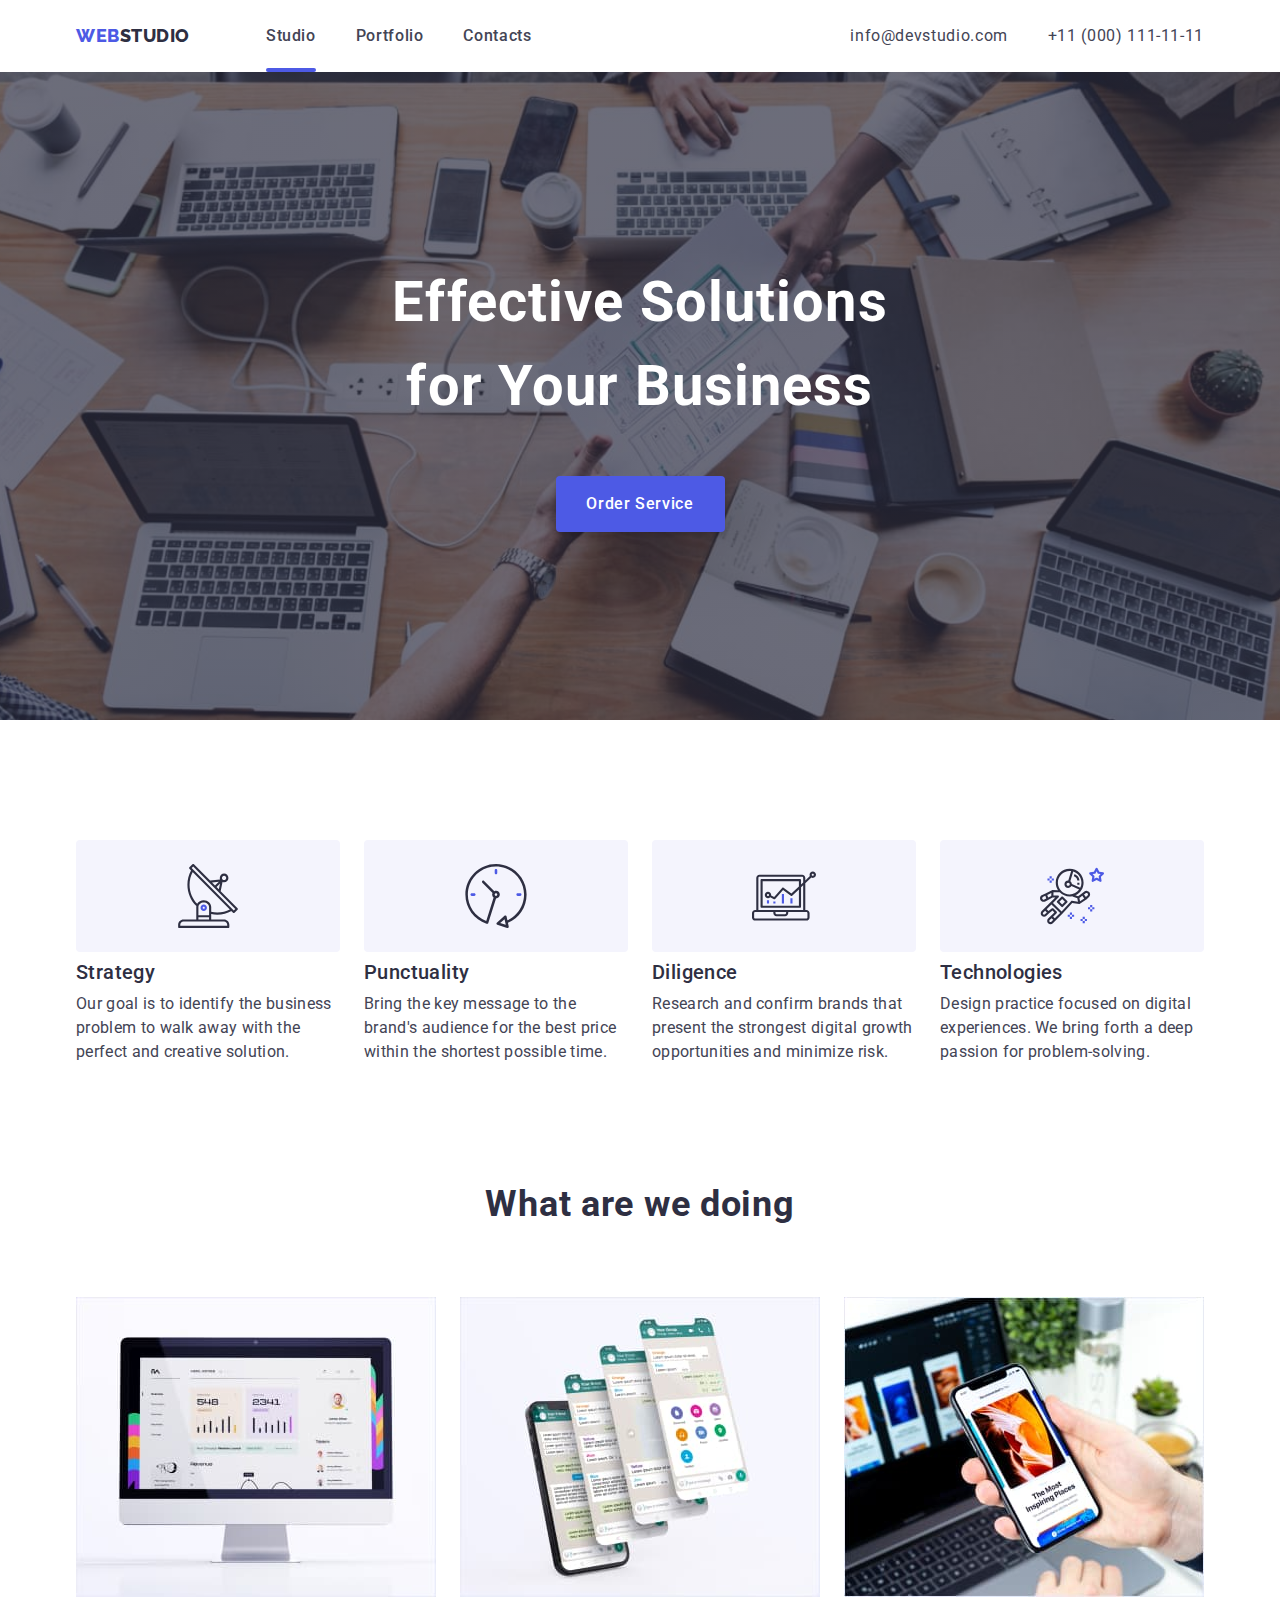
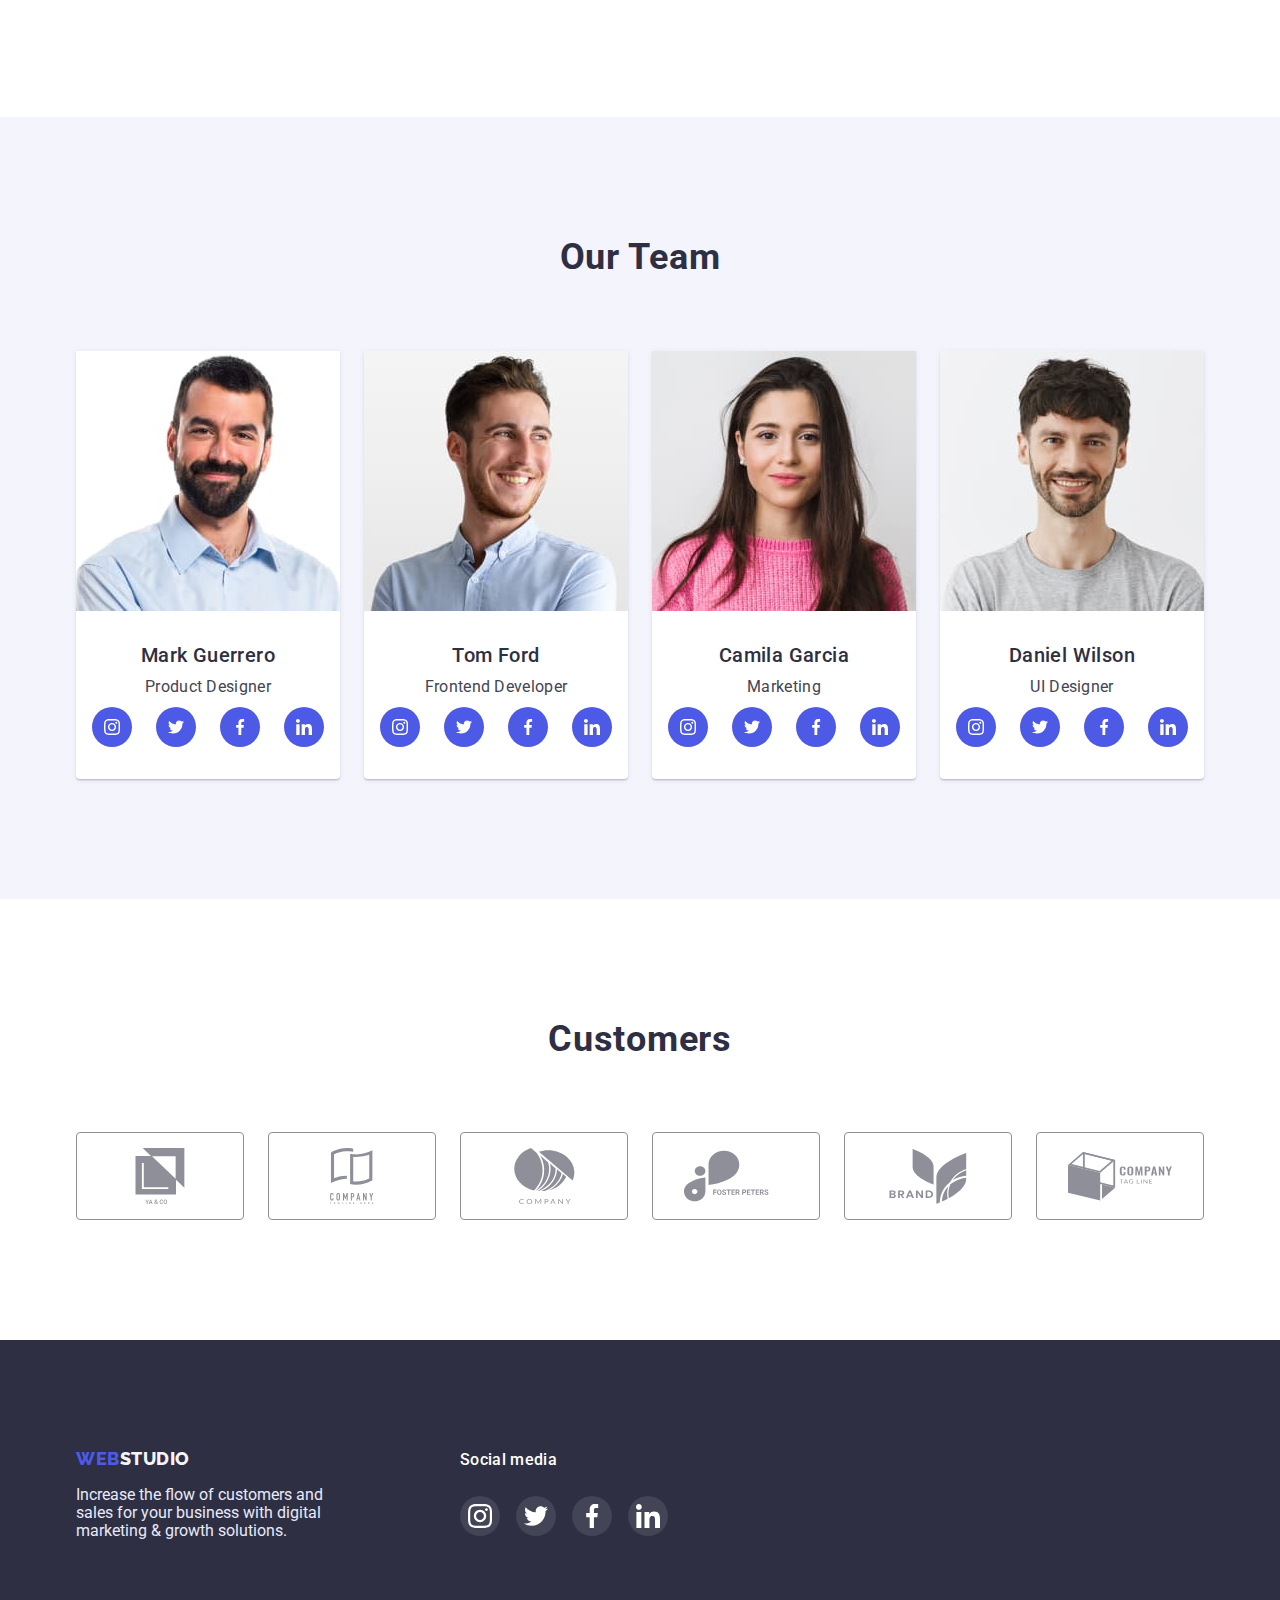
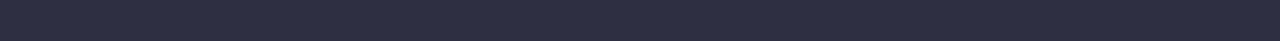
<file: index.html>
<!DOCTYPE html>
<html lang="en">
  <head>
    <meta charset="UTF-8" />
    <meta
      name="Studio creating websites for any dema nd"
      content="width=device-width, initial-scale=1.0"
    />
    <title class="headlines-two">Web Studio(Version 3)</title>
    <link
      rel="stylesheet"
      href="https://cdn.jsdelivr.net/npm/modern-normalize@1.1.0/modern-normalize.min.css"
    />
    <link rel="stylesheet" href="./css/styles.css" />
  </head>

  <!-- BODY -->
  <body class="body-style">
    <header class="container header-container">
      <nav class="header-container">
        <a href="./index.html"
          ><span class="headerlogo-one">WEB</span
          ><span class="headerlogo-two">STUDIO</span></a
        >

        <!-- UPPER MENU -->

        <ul class="uppermenu">
          <li class="uppermenu-item">
            <a class="link active-link" href="index.html">Studio</a>
          </li>
          <li class="uppermenu-item">
            <a class="link" href="portfolio.html">Portfolio</a>
          </li>
          <li class="uppermenu-item">
            <a class="link" href="">Contacts</a>
          </li>
        </ul>
      </nav>
      <address>
        <ul class="uppermenu">
          <li class="contacts-container">
            <a class="link-contacts" href="mailto:info@devstudio.com"
              >info@devstudio.com</a
            >
          </li>
          <li>
            <a class="link-contacts" href="tel:+110001111111"
              >+11 (000) 111-11-11</a
            >
          </li>
        </ul>
      </address>
    </header>

    <!-- MAIN -->

    <main>
      <section class="background-top">
        <div class="container">
          <h1 class="headlines-one">Effective Solutions for Your Business</h1>
          <button class="buttons" data-modal-open type="button">
            Order Service
          </button>
        </div>
      </section>

      <!-- STRONG SIDES SECTION -->
      <section class="second-section-margin">
        <div class="container">
          <h2 hidden class="headlines-two">Strong sides</h2>
          <ul class="menu-main-page">
            <li>
              <div class="strong-sides">
                <svg class="strong-sides-icons" width="64" height="64">
                  <use href="./images/svg/icons.svg#antenna"></use>
                </svg>
              </div>
              <h3 class="headlines-three subtitle">Strategy</h3>
              <p class="body-text">
                Our goal is to identify the business problem to walk away with
                the perfect and creative solution.
              </p>
            </li>
            <li>
              <div class="strong-sides">
                <svg class="strong-sides-icons" width="64" height="64">
                  <use href="./images/svg/icons.svg#clock"></use>
                </svg>
              </div>
              <h3 class="headlines-three subtitle">Punctuality</h3>
              <p class="body-text">
                Bring the key message to the brand's audience for the best price
                within the shortest possible time.
              </p>
            </li>
            <li>
              <div class="strong-sides">
                <svg class="strong-sides-icons" width="64" height="64">
                  <use href="./images/svg/icons.svg#computer"></use>
                </svg>
              </div>
              <h3 class="headlines-three subtitle">Diligence</h3>
              <p class="body-text">
                Research and confirm brands that present the strongest digital
                growth opportunities and minimize risk.
              </p>
            </li>
            <li>
              <div class="strong-sides">
                <svg class="strong-sides-icons" width="64" height="64">
                  <use href="./images/svg/icons.svg#austronaut"></use>
                </svg>
              </div>
              <h3 class="headlines-three subtitle">Technologies</h3>
              <p class="body-text">
                Design practice focused on digital experiences. We bring forth a
                deep passion for problem-solving.
              </p>
            </li>
          </ul>
        </div>
      </section>

      <!-- WHAT WE ARE DOING SECTION -->

      <section class="section-margin">
        <div class="container">
          <h2 class="headlines-two">What are we doing</h2>
          <ul class="list">
            <li class="activities">
              <img
                src="./images/what-we-are-doing-1.jpg"
                alt="we are doing web-sites"
                width="360"
                height="300"
              />
            </li>
            <li class="activities">
              <img
                src="./images/what-we-are-doing-2.jpg"
                alt="we are doing mobile versions of web-sites"
                width="360"
                height="300"
              />
            </li>
            <li class="activities">
              <img
                src="./images/what-we-are-doing-3.jpg"
                alt="we are doing mobile applications"
                width="360"
                height="300"
              />
            </li>
          </ul>
        </div>
      </section>

      <!-- OUR TEAM SECTION -->

      <div class="background-our-team">
        <section class="section-margin">
          <div class="container">
            <h2 class="headlines-two">Our Team</h2>
            <ul class="list">
              <li class="team-cards list-members">
                <img
                  src="./images/our-team/team-card-mark-guerrero.jpg"
                  alt="Mark Guerrero"
                  width="264"
                  height="260"
                />
                <div class="team-members">
                  <h3 class="headlines-three subtitle">Mark Guerrero</h3>
                  <p class="body-text">Product Designer</p>
                  <ul class="social-media-icons-list">
                    <li>
                      <a
                        class="social-media-icons-button"
                        href="https://www.instagram.com/"
                        target="_blank"
                        rel="noopener noreferrer"
                      >
                        <svg class="social-media-icons">
                          <use
                            href="./images/svg/icons.svg#instagram"
                            width="16"
                            height="16"
                          ></use>
                        </svg>
                      </a>
                    </li>
                    <li>
                      <a
                        class="social-media-icons-button"
                        href="https://twitter.com/"
                        target="_blank"
                        rel="noopener noreferrer"
                      >
                        <svg class="social-media-icons">
                          <use
                            href="./images/svg/icons.svg#twitter"
                            width="16"
                            height="16"
                          ></use>
                        </svg>
                      </a>
                    </li>
                    <li>
                      <a
                        class="social-media-icons-button"
                        href="https://facebook.com/"
                        target="_blank"
                        rel="noopener noreferrer"
                      >
                        <svg class="social-media-icons">
                          <use
                            href="./images/svg/icons.svg#facebook"
                            width="16"
                            height="16"
                          ></use>
                        </svg>
                      </a>
                    </li>
                    <li>
                      <a
                        class="social-media-icons-button"
                        href="https://linkedin.com/"
                        target="_blank"
                        rel="noopener noreferrer"
                      >
                        <svg class="social-media-icons">
                          <use
                            href="./images/svg/icons.svg#linkedin"
                            width="16"
                            height="16"
                          ></use>
                        </svg>
                      </a>
                    </li>
                  </ul>
                </div>
              </li>
              <li class="team-cards list-members">
                <img
                  src="./images/our-team/team-card-tom-ford.jpg"
                  alt="Tom Ford"
                  width="264"
                  height="260"
                />
                <div class="team-members">
                  <h3 class="headlines-three subtitle">Tom Ford</h3>
                  <p class="body-text">Frontend Developer</p>
                  <ul class="social-media-icons-list">
                    <li>
                      <a
                        class="social-media-icons-button"
                        href="https://www.instagram.com/"
                        target="_blank"
                        rel="noopener noreferrer"
                      >
                        <svg class="social-media-icons" width="16" height="16">
                          <use href="./images/svg/icons.svg#instagram"></use>
                        </svg>
                      </a>
                    </li>
                    <li>
                      <a
                        class="social-media-icons-button"
                        href="https://twitter.com/"
                        target="_blank"
                        rel="noopener noreferrer"
                      >
                        <svg class="social-media-icons" width="16" height="16">
                          <use href="./images/svg/icons.svg#twitter"></use>
                        </svg>
                      </a>
                    </li>
                    <li>
                      <a
                        class="social-media-icons-button"
                        href="https://facebook.com/"
                        target="_blank"
                        rel="noopener noreferrer"
                      >
                        <svg class="social-media-icons" width="16" height="16">
                          <use href="./images/svg/icons.svg#facebook"></use>
                        </svg>
                      </a>
                    </li>
                    <li>
                      <a
                        class="social-media-icons-button"
                        href="https://linkedin.com/"
                        target="_blank"
                        rel="noopener noreferrer"
                      >
                        <svg class="social-media-icons" width="16" height="16">
                          <use href="./images/svg/icons.svg#linkedin"></use>
                        </svg>
                      </a>
                    </li>
                  </ul>
                </div>
              </li>
              <li class="team-cards list-members">
                <img
                  src="./images/our-team/team-card-camila-garcia.jpg"
                  alt="Camila Garcia"
                  width="264"
                  height="260"
                />
                <div class="team-members">
                  <h3 class="headlines-three subtitle">Camila Garcia</h3>
                  <p class="body-text">Marketing</p>
                  <ul class="social-media-icons-list">
                    <li>
                      <a
                        class="social-media-icons-button"
                        href="https://www.instagram.com/"
                        target="_blank"
                        rel="noopener noreferrer"
                      >
                        <svg class="social-media-icons" width="16" height="16">
                          <use href="./images/svg/icons.svg#instagram"></use>
                        </svg>
                      </a>
                    </li>
                    <li>
                      <a
                        class="social-media-icons-button"
                        href="https://twitter.com/"
                        target="_blank"
                        rel="noopener noreferrer"
                      >
                        <svg class="social-media-icons" width="16" height="16">
                          <use href="./images/svg/icons.svg#twitter"></use>
                        </svg>
                      </a>
                    </li>
                    <li>
                      <a
                        class="social-media-icons-button"
                        href="https://facebook.com/"
                        target="_blank"
                        rel="noopener noreferrer"
                      >
                        <svg class="social-media-icons" width="16" height="16">
                          <use href="./images/svg/icons.svg#facebook"></use>
                        </svg>
                      </a>
                    </li>
                    <li>
                      <a
                        class="social-media-icons-button"
                        href="https://linkedin.com/"
                        target="_blank"
                        rel="noopener noreferrer"
                      >
                        <svg class="social-media-icons" width="16" height="16">
                          <use href="./images/svg/icons.svg#linkedin"></use>
                        </svg>
                      </a>
                    </li>
                  </ul>
                </div>
              </li>
              <li class="team-cards list-members">
                <img
                  src="./images/our-team/team-card-daniel-wilson.jpg"
                  alt="Daniel Wilson"
                  width="264"
                  height="260"
                />
                <div class="team-members">
                  <h3 class="headlines-three subtitle">Daniel Wilson</h3>
                  <p class="body-text">UI Designer</p>
                  <ul class="social-media-icons-list">
                    <li>
                      <a
                        class="social-media-icons-button"
                        href="https://www.instagram.com/"
                        target="_blank"
                        rel="noopener noreferrer"
                      >
                        <svg class="social-media-icons" width="16" height="16">
                          <use href="./images/svg/icons.svg#instagram"></use>
                        </svg>
                      </a>
                    </li>
                    <li>
                      <a
                        class="social-media-icons-button"
                        href="https://twitter.com/"
                        target="_blank"
                        rel="noopener noreferrer"
                      >
                        <svg class="social-media-icons" width="16" height="16">
                          <use href="./images/svg/icons.svg#twitter"></use>
                        </svg>
                      </a>
                    </li>
                    <li>
                      <a
                        class="social-media-icons-button"
                        href="https://facebook.com/"
                        target="_blank"
                        rel="noopener noreferrer"
                      >
                        <svg class="social-media-icons" width="16" height="16">
                          <use href="./images/svg/icons.svg#facebook"></use>
                        </svg>
                      </a>
                    </li>
                    <li>
                      <a
                        class="social-media-icons-button"
                        href="https://linkedin.com/"
                        target="_blank"
                        rel="noopener noreferrer"
                      >
                        <svg class="social-media-icons" width="16" height="16">
                          <use href="./images/svg/icons.svg#linkedin"></use>
                        </svg>
                      </a>
                    </li>
                  </ul>
                </div>
              </li>
            </ul>
          </div>
        </section>
      </div>

      <!-- CUSTOMERS SECTION -->
      <section class="section-margin">
        <h2 class="headlines-two">Customers</h2>
        <div class="container">
          <ul class="customer-icons-section">
            <li class="customer-logo-size">
              <a
                class="customer-icon-link"
                href="#"
                target="_blank"
                rel="noopener noreferrer"
              >
                <svg width="104" height="56">
                  <use href="./images/svg/icons.svg#customer-yaco"></use>
                </svg>
              </a>
            </li>
            <li class="customer-logo-size">
              <a
                class="customer-icon-link"
                href="#"
                target="_blank"
                rel="noopener noreferrer"
              >
                <svg width="104" height="56">
                  <use href="./images/svg/icons.svg#customer-company"></use>
                </svg>
              </a>
            </li>
            <li class="customer-logo-size">
              <a
                class="customer-icon-link"
                href="#"
                target="_blank"
                rel="noopener noreferrer"
              >
                <svg width="104" height="56">
                  <use href="./images/svg/icons.svg#customer-company-two"></use>
                </svg>
              </a>
            </li>
            <li class="customer-logo-size">
              <a
                class="customer-icon-link"
                href="#"
                target="_blank"
                rel="noopener noreferrer"
              >
                <svg width="104" height="56">
                  <use href="./images/svg/icons.svg#customer-foster"></use>
                </svg>
              </a>
            </li>
            <li class="customer-logo-size">
              <a
                class="customer-icon-link"
                href="#"
                target="_blank"
                rel="noopener noreferrer"
              >
                <svg width="104" height="56">
                  <use href="./images/svg/icons.svg#customer-brand"></use>
                </svg>
              </a>
            </li>
            <li class="customer-logo-size">
              <a
                class="customer-icon-link"
                href="#"
                target="_blank"
                rel="noopener noreferrer"
              >
                <svg width="104" height="56">
                  <use href="./images/svg/icons.svg#customer-tag-line"></use>
                </svg>
              </a>
            </li>
          </ul>
        </div>
      </section>
    </main>

    <!-- FOOTER -->

    <footer class="background-footer">
      <div class="container footer-logo-container">
        <div>
          <a class="link" href="index.html">
            <span class="footerlogo-one">WEB</span
            ><span class="footerlogo-two">STUDIO</span></a
          >
          <p class="white-text">
            Increase the flow of customers and sales for your business with
            digital marketing & growth solutions.
          </p>
        </div>
        <div class="footer-container">
          <p class="footer-text-medium">Social media</p>
          <ul class="social-media-icons-list">
            <li>
              <a
                class="footer-icons-button"
                href="https://www.instagram.com/"
                target="_blank"
                rel="noopener noreferrer"
              >
                <svg class="social-media-footer-icons" width="24" height="24">
                  <use href="./images/svg/icons.svg#instagram"></use>
                </svg>
              </a>
            </li>
            <li>
              <a
                class="footer-icons-button"
                href="https://twitter.com/"
                target="_blank"
                rel="noopener noreferrer"
              >
                <svg class="social-media-footer-icons" width="24" height="24">
                  <use href="./images/svg/icons.svg#twitter"></use>
                </svg>
              </a>
            </li>
            <li>
              <a
                class="footer-icons-button"
                href="https://facebook.com/"
                target="_blank"
                rel="noopener noreferrer"
              >
                <svg class="social-media-footer-icons" width="24" height="24">
                  <use href="./images/svg/icons.svg#facebook"></use>
                </svg>
              </a>
            </li>
            <li>
              <a
                class="footer-icons-button"
                href="https://linkedin.com/"
                target="_blank"
                rel="noopener noreferrer"
              >
                <svg class="social-media-footer-icons" width="24" height="24">
                  <use href="./images/svg/icons.svg#linkedin"></use>
                </svg>
              </a>
            </li>
          </ul>
        </div>
      </div>
    </footer>
    <div class="backdrop is-hidden" data-modal>
      <div class="modal">
        <button class="button-close" type="button" data-modal-close>
          <svg class="close-icon" width="8" height="8">
            <use href="./images/svg/icons.svg#close-icon"></use>
          </svg>
        </button>
      </div>
    </div>
    <script src="./js/modal.js"></script>
  </body>
</html>
</file>
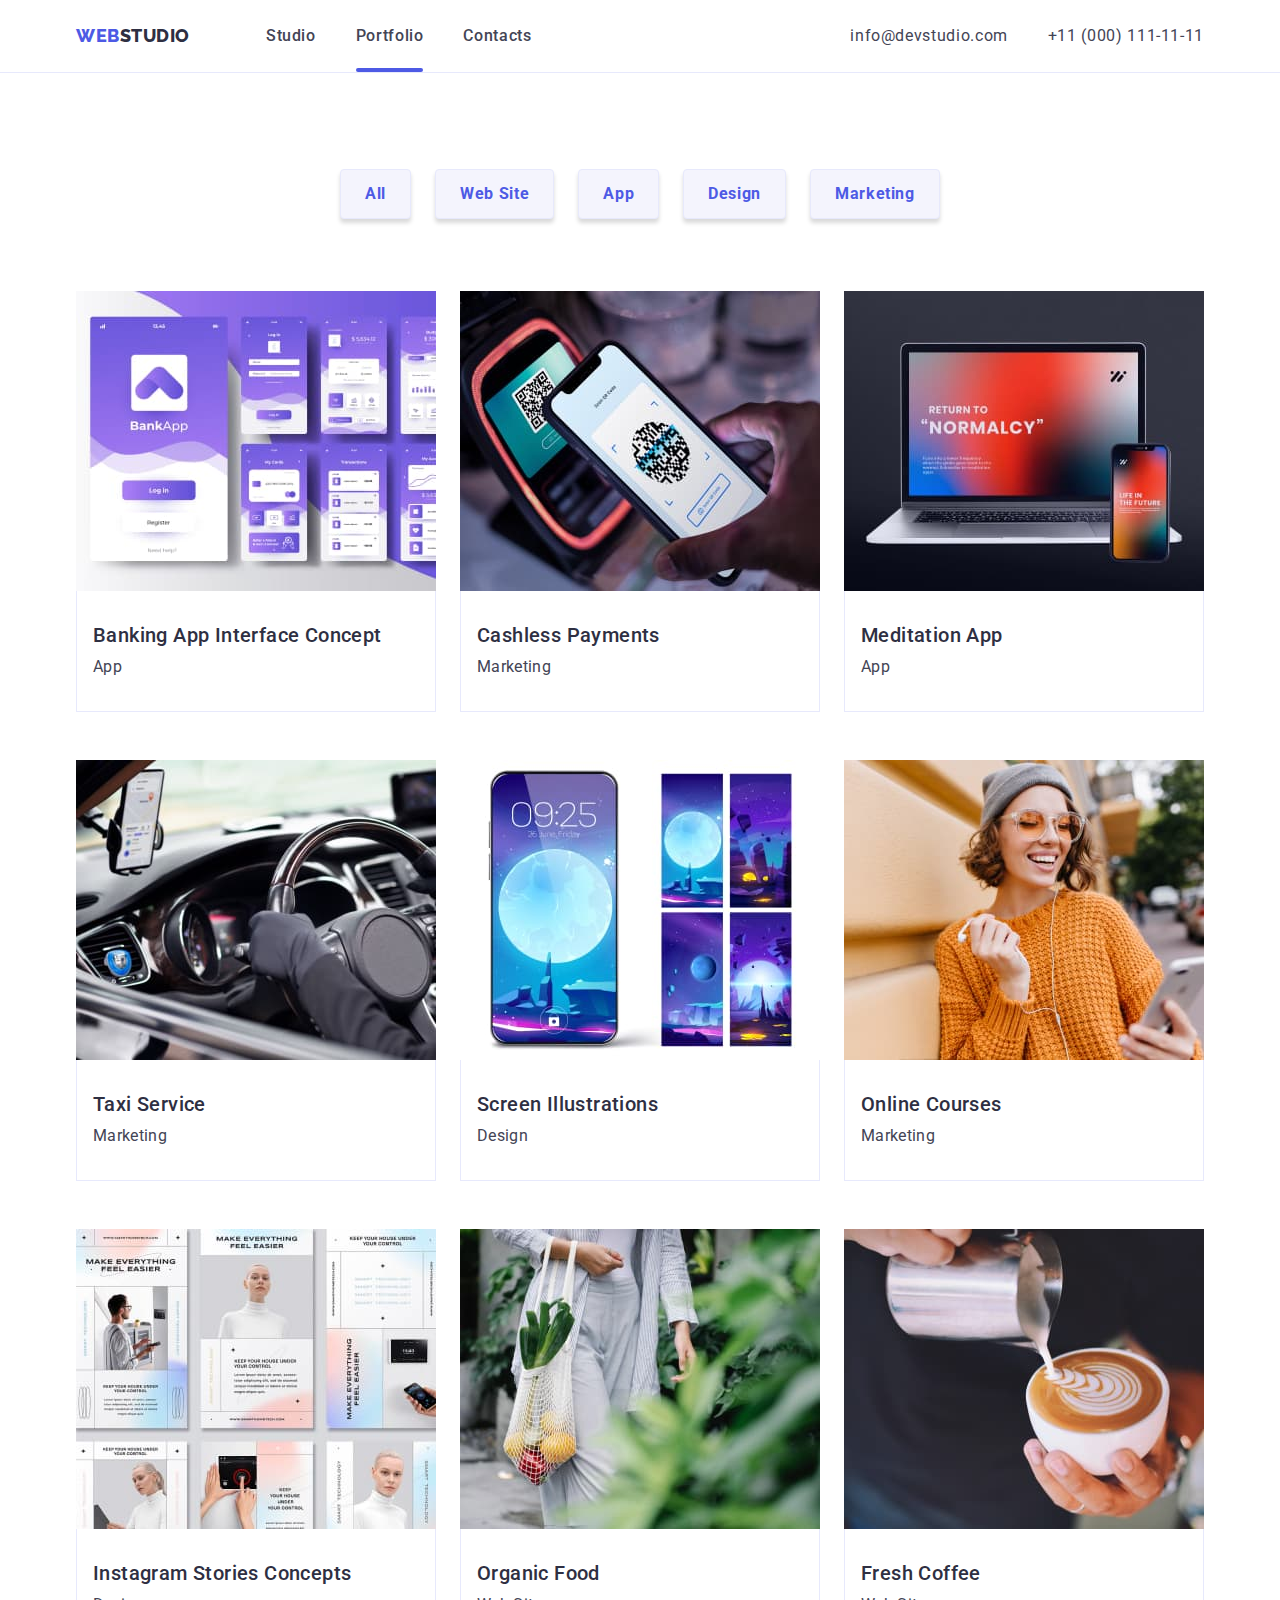
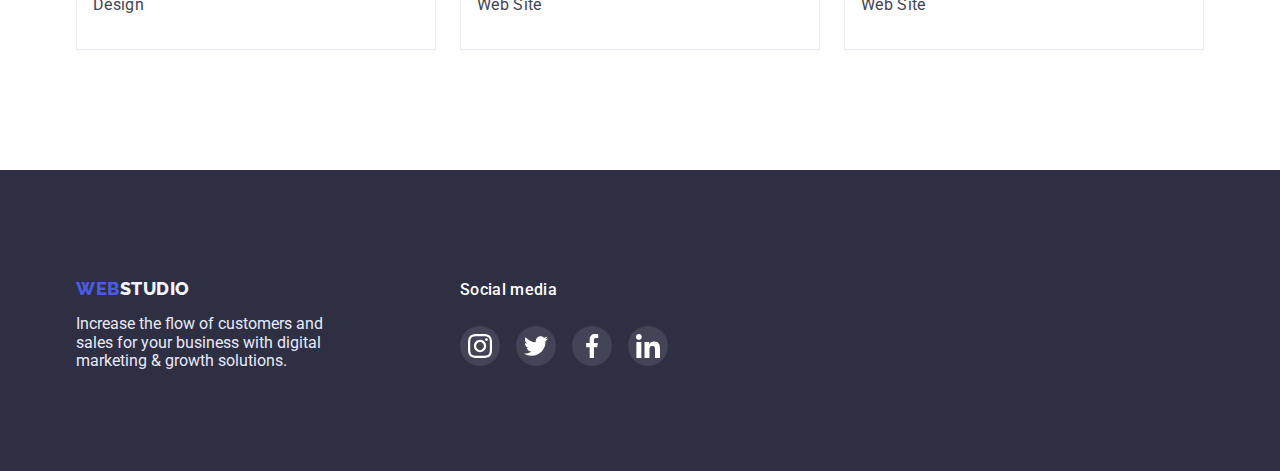
<file: portfolio.html>
<!DOCTYPE html>
<html lang="en">
  <head>
    <meta charset="UTF-8" />
    <meta
      name="Studio creating websites for any demand"
      content="width=device-width, initial-scale=1.0"
    />
    <title class="headlines-two">Web Studio(Version 3)</title>

    <link
      rel="stylesheet"
      href="https://cdn.jsdelivr.net/npm/modern-normalize@1.1.0/modern-normalize.min.css"
    />
    <link rel="stylesheet" href="./css/styles.css" />
  </head>

  <body class="body-style">
    <section class="bottom-border">
      <header class="container header-container">
        <nav class="header-container">
          <a href="./index.html"
            ><span class="headerlogo-one">WEB</span
            ><span class="headerlogo-two">STUDIO</span></a
          >

          <ul class="uppermenu">
            <li class="uppermenu-item">
              <a class="link" href="index.html">Studio</a>
            </li>
            <li class="uppermenu-item">
              <a class="link active-link" href="portfolio.html">Portfolio</a>
            </li>
            <li class="uppermenu-item">
              <a class="link" href="">Contacts</a>
            </li>
          </ul>
        </nav>
        <address>
          <ul class="uppermenu">
            <li class="contacts-container">
              <a class="link-contacts" href="mailto:info@devstudio.com"
                >info@devstudio.com</a
              >
            </li>
            <li>
              <a class="link-contacts" href="tel:+110001111111"
                >+11 (000) 111-11-11</a
              >
            </li>
          </ul>
        </address>
      </header>
    </section>
    <main>
      <section class="portfolio-margin container">
        <h1 hidden>Portfolio of Our Works</h1>
        <ul class="filters-line">
          <li><button class="filter-buttons" type="button">All</button></li>
          <li>
            <button class="filter-buttons" type="button">Web Site</button>
          </li>
          <li><button class="filter-buttons" type="button">App</button></li>
          <li><button class="filter-buttons" type="button">Design</button></li>
          <li>
            <button class="filter-buttons" type="button">Marketing</button>
          </li>
        </ul>

        <ul class="portfolio-cards">
          <li>
            <a class="portfolio-shadows portfolio-item" href="#">
              <div class="card-content-box">
                <img
                  src="./images/portfolio-images/banking-app-interface-concept.jpg"
                  alt="example of banking app interface"
                  width="360"
                  height="300"
                />
                <div class="overlay">
                  <p class="overlay-text">
                    14 Stylish and User-Friendly App Design Concepts · Task
                    Manager App · Calorie Tracker App · Exotic Fruit Ecommerce
                    App · Cloud Storage App
                  </p>
                </div>
              </div>
              <div class="portfolio-cards-content">
                <h2 class="headlines-three">Banking App Interface Concept</h2>
                <p class="body-text">App</p>
              </div>
            </a>
          </li>
          <li>
            <a class="portfolio-shadows portfolio-item" href="">
              <div class="card-content-box">
                <img
                  src="./images/portfolio-images/cashless-payments.jpg"
                  alt="example of cashless payments"
                  width="360"
                  height="300"
                />
                <div class="overlay">
                  <p class="overlay-text">
                    14 Stylish and User-Friendly App Design Concepts · Task
                    Manager App · Calorie Tracker App · Exotic Fruit Ecommerce
                    App · Cloud Storage App
                  </p>
                </div>
              </div>
              <div class="portfolio-cards-content">
                <h2 class="headlines-three">Cashless Payments</h2>
                <p class="body-text">Marketing</p>
              </div>
            </a>
          </li>
          <li>
            <a class="portfolio-shadows portfolio-item" href="">
              <div class="card-content-box">
                <img
                  src="./images/portfolio-images/meditation-app.jpg"
                  alt="example of meditation app"
                  width="360"
                  height="300"
                />
                <div class="overlay">
                  <p class="overlay-text">
                    14 Stylish and User-Friendly App Design Concepts · Task
                    Manager App · Calorie Tracker App · Exotic Fruit Ecommerce
                    App · Cloud Storage App
                  </p>
                </div>
              </div>
              <div class="portfolio-cards-content">
                <h2 class="headlines-three">Meditation App</h2>
                <p class="body-text">App</p>
              </div>
            </a>
          </li>
          <li>
            <a class="portfolio-shadows portfolio-item" href="">
              <div class="card-content-box">
                <img
                  src="./images/portfolio-images/taxi-service.jpg"
                  alt="example of taxi service"
                  width="360"
                  height="300"
                />
                <div class="overlay">
                  <p class="overlay-text">
                    14 Stylish and User-Friendly App Design Concepts · Task
                    Manager App · Calorie Tracker App · Exotic Fruit Ecommerce
                    App · Cloud Storage App
                  </p>
                </div>
              </div>
              <div class="portfolio-cards-content">
                <h2 class="headlines-three">Taxi Service</h2>
                <p class="body-text">Marketing</p>
              </div>
            </a>
          </li>
          <li>
            <a class="portfolio-shadows portfolio-item" href="">
              <div class="card-content-box">
                <img
                  src="./images/portfolio-images/screen-illustrations.jpg"
                  alt="example of screen illustrations"
                  width="360"
                  height="300"
                />
                <div class="overlay">
                  <p class="overlay-text">
                    14 Stylish and User-Friendly App Design Concepts · Task
                    Manager App · Calorie Tracker App · Exotic Fruit Ecommerce
                    App · Cloud Storage App
                  </p>
                </div>
              </div>
              <div class="portfolio-cards-content">
                <h2 class="headlines-three">Screen Illustrations</h2>
                <p class="body-text">Design</p>
              </div>
            </a>
          </li>
          <li>
            <a class="portfolio-shadows portfolio-item" href="">
              <div class="card-content-box">
                <img
                  src="./images/portfolio-images/online-courses.jpg"
                  alt="example of online courses"
                  width="360"
                  height="300"
                />
                <div class="overlay">
                  <p class="overlay-text">
                    14 Stylish and User-Friendly App Design Concepts · Task
                    Manager App · Calorie Tracker App · Exotic Fruit Ecommerce
                    App · Cloud Storage App
                  </p>
                </div>
              </div>
              <div class="portfolio-cards-content">
                <h2 class="headlines-three">Online Courses</h2>
                <p class="body-text">Marketing</p>
              </div>
            </a>
          </li>
          <li>
            <a class="portfolio-shadows portfolio-item" href="">
              <div class="card-content-box">
                <img
                  src="./images/portfolio-images/instagram-stories-concept.jpg"
                  alt="example of instagram stories"
                  width="360"
                  height="300"
                />
                <div class="overlay">
                  <p class="overlay-text">
                    14 Stylish and User-Friendly App Design Concepts · Task
                    Manager App · Calorie Tracker App · Exotic Fruit Ecommerce
                    App · Cloud Storage App
                  </p>
                </div>
              </div>
              <div class="portfolio-cards-content">
                <h2 class="headlines-three">Instagram Stories Concepts</h2>
                <p class="body-text">Design</p>
              </div>
            </a>
          </li>
          <li>
            <a class="portfolio-shadows portfolio-item" href="">
              <div class="card-content-box">
                <img
                  src="./images/portfolio-images/organic-food.jpg"
                  alt="example of organic food web-site"
                  width="360"
                  height="300"
                />
                <div class="overlay">
                  <p class="overlay-text">
                    14 Stylish and User-Friendly App Design Concepts · Task
                    Manager App · Calorie Tracker App · Exotic Fruit Ecommerce
                    App · Cloud Storage App
                  </p>
                </div>
              </div>
              <div class="portfolio-cards-content">
                <h2 class="headlines-three">Organic Food</h2>
                <p class="body-text">Web Site</p>
              </div>
            </a>
          </li>
          <li>
            <a class="portfolio-shadows portfolio-item" href="">
              <div class="card-content-box">
                <img
                  src="./images/portfolio-images/fresh-coffee.jpg"
                  alt="example of fresh coffee web-site"
                  width="360"
                  height="300"
                />
                <div class="overlay">
                  <p class="overlay-text">
                    14 Stylish and User-Friendly App Design Concepts · Task
                    Manager App · Calorie Tracker App · Exotic Fruit Ecommerce
                    App · Cloud Storage App
                  </p>
                </div>
              </div>
              <div class="portfolio-cards-content">
                <h2 class="headlines-three">Fresh Coffee</h2>
                <p class="body-text">Web Site</p>
              </div>
            </a>
          </li>
        </ul>
      </section>
    </main>
    <footer class="background-footer">
      <div class="container footer-logo-container">
        <div>
          <a class="link" href="index.html">
            <span class="footerlogo-one">WEB</span
            ><span class="footerlogo-two">STUDIO</span></a
          >
          <p class="white-text">
            Increase the flow of customers and sales for your business with
            digital marketing & growth solutions.
          </p>
        </div>
        <div class="footer-container">
          <p class="footer-text-medium">Social media</p>
          <ul class="social-media-icons-list">
            <li>
              <a
                class="footer-icons-button"
                href="https://www.instagram.com/"
                target="_blank"
                rel="noopener noreferrer"
              >
                <svg class="social-media-footer-icons" width="24" height="24">
                  <use href="./images/svg/icons.svg#instagram"></use>
                </svg>
              </a>
            </li>
            <li>
              <a
                class="footer-icons-button"
                href="https://twitter.com/"
                target="_blank"
                rel="noopener noreferrer"
              >
                <svg class="social-media-footer-icons" width="24" height="24">
                  <use href="./images/svg/icons.svg#twitter"></use>
                </svg>
              </a>
            </li>
            <li>
              <a
                class="footer-icons-button"
                href="https://facebook.com/"
                target="_blank"
                rel="noopener noreferrer"
              >
                <svg class="social-media-footer-icons" width="24" height="24">
                  <use href="./images/svg/icons.svg#facebook"></use>
                </svg>
              </a>
            </li>
            <li>
              <a
                class="footer-icons-button"
                href="https://linkedin.com/"
                target="_blank"
                rel="noopener noreferrer"
              >
                <svg class="social-media-footer-icons" width="24" height="24">
                  <use href="./images/svg/icons.svg#linkedin"></use>
                </svg>
              </a>
            </li>
          </ul>
        </div>
      </div>
    </footer>
  </body>
</html>
</file>
<file: css/styles.css>
@import url("https://fonts.googleapis.com/css2?family=Raleway:wght@400;500;600;700;800;900&display=swap");
@import url("https://fonts.googleapis.com/css2?family=Roboto:wght@100;300;400;500;700;900&display=swap");

/* MAIN SETTINGS */
:root {
  --primary-brand-iris: #4d5ae5;
  --pressed-state-ocean: #404bbf;
  --dark-navy-blue: #2e2f42;
  --success-green: #31d0aa;
  --text-slate: #434455;
  --subtle-text-light-slate: #8e8f99;
  --accent-cornflower: #e7e9fc;
  --light-cloud: #f4f4fd;
  --white-text: #ffffff;
}
h1,
h2,
h3,
p {
  margin-top: 0;
  margin-bottom: 0;
}
ul {
  margin: 0;
  padding: 0;
}
img {
  display: block;
}
body {
  margin: 0;
  padding: 0;
}
.container {
  width: 1158px;
  margin-left: auto;
  margin-right: auto;
  padding-left: 15px;
  padding-right: 15px;
}
.is-hidden {
  visibility: hidden;
  pointer-events: none;
  opacity: 0;
}
/* -------------------------------------------------- */

.section-margin {
  padding-bottom: 120px;
  padding-top: 120px;
}
.second-section-margin {
  padding-top: 120px;
}
.header-container {
  display: flex;
  align-items: center;
  justify-content: space-between;
}
header {
  padding-top: 24px;
  padding-bottom: 24px;
}
.footer-container {
  display: flex;
  flex-direction: column;
  align-items: flex-start;
  margin-left: 120px;
}

.title {
  font-family: "Roboto", sans-serif;
  color: var(--dark-navy-blue);
  font-size: 56px;
  line-height: 1.5;
  letter-spacing: 0.02em;
}

/* HEADLINES */
.headlines-one {
  color: var(--white-text);
  font-size: 56px;
  font-weight: 700;
  line-height: 1.5;
  max-width: 500px;
  margin-left: auto;
  margin-right: auto;
  margin-bottom: 48px;
  letter-spacing: 0.02em;
  align-items: center;
}
.headlines-two {
  color: var(--dark-navy-blue);
  font-size: 36px;
  font-weight: 700;
  letter-spacing: 0.02em;
  text-align: center;
}
.headlines-three {
  color: var(--dark-navy-blue);
  font-size: 20px;
  font-weight: 500;
  letter-spacing: 0.02em;
  line-height: 24px;
}

/* -------------------------------------------------- */

.body-style {
  font-family: "Roboto", sans-serif;
  color: var(--dark-navy-blue);
}
.body-text {
  color: var(--text-slate);
  font-size: 16px;
  letter-spacing: 0.02em;
  line-height: 1.5;
  line-height: 24px;
  margin-top: 8px;
}
.body-text-medium {
  color: var(--white-text);
  font-size: 16px;
  letter-spacing: 0.02em;
  line-height: 1.5;
  line-height: 24px;
  margin-top: 8px;
  font-weight: 500;
}
.small-text {
  color: var(--text-slate);
  font-size: 12px;
  font-weight: 400;
  letter-spacing: 0.04em;
  padding-left: 16px;
  line-height: 14px;
  padding-bottom: 32px;
}

/* LINK */

.link {
  color: var(--text-slate);
  font-size: 118x;
  font-style: normal;
  font-weight: 500;
  line-height: 16px;
  letter-spacing: 0.04em;
  text-decoration: none;
  transition: color 250ms cubic-bezier(0.4, 0, 0.2, 1);
}
.link:hover,
.link:focus {
  color: var(--pressed-state-ocean);
}

.active-link {
  position: relative;
}

.active-link::after {
  position: absolute;
  display: block;
  content: "";
  width: 100%;
  height: 4px;
  background-color: var(--primary-brand-iris);
  border-radius: 2px;
  margin-top: 20px;
  margin-bottom: 20px;
}
.link-contacts {
  color: var(--text-slate);
  font-size: 118x;
  font-style: normal;
  font-weight: 400;
  line-height: 16px;
  letter-spacing: 0.04em;
  text-decoration: none;
  transition: color 250ms cubic-bezier(0.4, 0, 0.2, 1);
}
.contacts-container {
  margin-left: auto;
  margin-right: 40px;
}
.link-contacts:hover,
.link-contacts:focus {
  color: var(--pressed-state-ocean);
}
.link:active {
  color: var(--pressed-state-ocean);
}

.link-contacts:active {
  color: var(--pressed-state-ocean);
}

/* -------------------------------------------------- */

/* BUTTONS/ FILTERS */
.buttons {
  font-family: "Roboto", sans-serif;
  color: var(--white-text);
  font-size: 16px;
  font-weight: 500;
  background-color: var(--primary-brand-iris);
  line-height: 1.5;
  letter-spacing: 0.04em;
  border-radius: 4px;
  cursor: pointer;
  min-width: 169px;
  min-height: 56px;
  text-align: center;
  border: none;
  box-shadow: 0px 4px 4px rgba(0, 0, 0, 0.15);
  transition: background-color 250ms cubic-bezier(0.4, 0, 0.2, 1);
}
.buttons:hover,
.buttons:focus {
  background-color: var(--pressed-state-ocean);
}

.filters-line {
  display: flex;
  justify-content: center;
  list-style: none;
  gap: 24px;
  padding-bottom: 72px;
}
.filter-buttons {
  border: 1px solid var(--accent-cornflower);
  background-color: var(--light-cloud);
  color: var(--primary-brand-iris);
  font-size: 16px;
  font-weight: 700;
  line-height: 1.5;
  letter-spacing: 0.04em;
  border-radius: 4px;
  box-shadow: 0px 4px 4px rgba(0, 0, 0, 0.15);
  list-style: none;
  display: flex;
  padding: 12px 24px 12px 24px;
  cursor: pointer;
  transition: background-color 250ms cubic-bezier(0.4, 0, 0.2, 1),
    border 250ms cubic-bezier(0.4, 0, 0.2, 1),
    color 250ms cubic-bezier(0.4, 0, 0.2, 1),
    box-shadow 250ms cubic-bezier(0.4, 0, 0.2, 1);
}
.filter-buttons:hover,
.filter-buttons:focus {
  border: 1px solid var(--primary-brand-iris);
  background-color: var(--primary-brand-iris);
  color: var(--white-text);
  box-shadow: 0px 4px 4px rgba(0, 0, 0, 0.15);
}

/* -------------------------------------------------- */

/* BACKGROUNDS */

.background-top {
  background-image: linear-gradient(
      to right,
      rgba(46, 47, 66, 0.7),
      rgba(46, 47, 66, 0.7)
    ),
    url(../images/people-office.jpg);
  max-width: 1440px;
  background-size: cover;
  background-repeat: no-repeat;
  background-position: center;
  text-align: center;
  padding-top: 188px;
  padding-bottom: 188px;
  margin-left: auto;
  margin-right: auto;
}

.background-footer {
  display: flex;
  align-items: baseline;
  background-color: var(--dark-navy-blue);
  padding-top: 100px;
  padding-bottom: 100px;
}
.background-our-team {
  background-color: var(--light-cloud);
}
.footer-text-medium {
  color: var(--white-text);
  font-size: 16px;
  letter-spacing: 0.02em;
  line-height: 1.5;
  line-height: 24px;
  margin-top: 8px;
  font-weight: 500;
  margin-bottom: 16px;
}
.white-text {
  color: var(--accent-cornflower);
  font-size: 16px;
  font-weight: 400;
  max-width: 264px;
  margin-top: 16px;
}

/*appearance of team cards*/
.team-cards {
  list-style: none;
  justify-content: space-between;
  line-height: 8px;
  border-radius: 0px 0px 4px 4px;
  background-color: var(--white-text);
  text-align: center;
  box-shadow: 0px 1px 6px rgba(46, 47, 66, 0.08),
    0px 1px 1px rgba(46, 47, 66, 0.16), 0px 2px 1px rgba(46, 47, 66, 0.08);
}

.subtitle {
  margin-bottom: 8px;
}
.team-members {
  margin-top: 32px;
  margin-bottom: 32px;
  margin-left: 16px;
  margin-right: 16px;
}
/*team cards list*/
.list {
  list-style: none;
  display: flex;
  margin-top: 72px;
  gap: 24px;
}

.activities {
  display: flex;
  flex-wrap: wrap;
  flex-direction: column;
  align-items: flex-start;
}

.portfolio-cards {
  list-style: none;
  display: flex;
  flex-wrap: wrap;
  justify-content: space-between;
  line-height: 8px;
  column-gap: calc(100% - 2 * 24px) / 3;
  row-gap: 48px;
}
.portfolio-shadow {
  display: block;
}
.portfolio-item:focus,
.portfolio-shadows:hover {
  display: block;
  box-sizing: border-box;
  box-shadow: 0px 1px 6px rgba(46, 47, 66, 0.08),
    0px 1px 1px rgba(46, 47, 66, 0.16), 0px 2px 1px rgba(46, 47, 66, 0.08);
  transition: box-shadow 250ms cubic-bezier(0.4, 0, 0.2, 1);
}

.portfolio-item:hover .overlay {
  transform: translateY(0);

  display: block;
  box-shadow: 0px 1px 6px rgba(46, 47, 66, 0.08),
    0px 1px 1px rgba(46, 47, 66, 0.16), 0px 2px 1px rgba(46, 47, 66, 0.08);
}
.portfolio-item:focus .overlay {
  transform: translateY(0);
  transition: box-shadow 250ms cubic-bezier(0.4, 0, 0.2, 1);
  display: block;
  box-shadow: 0px 1px 6px rgba(46, 47, 66, 0.08),
    0px 1px 1px rgba(46, 47, 66, 0.16), 0px 2px 1px rgba(46, 47, 66, 0.08);
}
.portfolio-cards-content {
  padding-left: 16px;
  padding-top: 32px;
  padding-bottom: 32px;
  padding-right: 16px;
  border-left: solid 1px var(--accent-cornflower);
  border-right: solid 1px var(--accent-cornflower);
  border-bottom: solid 1px var(--accent-cornflower);
}

.card-content-box {
  position: relative;
  overflow: hidden;
  display: block;
}
.overlay {
  position: absolute;
  width: 100%;
  height: 100%;
  background-color: var(--primary-brand-iris);
  top: 0;
  left: 0;
  transform: translateY(100%);
  transition: transform 250ms cubic-bezier(0.4, 0, 0.2, 1);
}

.overlay-text {
  display: block;
  color: var(--light-cloud);
  font-size: 16px;
  letter-spacing: 0.02em;
  line-height: 1.5;
  line-height: 24px;
  padding-top: 40px;
  padding-left: 32px;
  padding-right: 32px;
}

.portfolio-margin {
  padding-top: 96px;
  padding-bottom: 120px;
}

/*strong sides*/

.menu-main-page {
  list-style: none;
  display: flex;
  line-height: 8px;
  gap: 24px;
}

/*logo in header and footer*/

.footerlogo-one {
  color: var(--primary-brand-iris);
  font-family: "Raleway", sans-serif;
  font-weight: 800;
  font-size: 18px;
  letter-spacing: 0.03em;
  margin-bottom: 16px;
}
.footerlogo-two {
  color: var(--light-cloud);
  font-family: "Raleway", sans-serif;
  font-weight: 800;
  font-size: 18px;
  letter-spacing: 0.03em;
  margin-bottom: 16px;
}

.headerlogo-one {
  color: var(--primary-brand-iris);
  font-family: "Raleway", sans-serif;
  font-weight: 800;
  font-size: 18px;
  letter-spacing: 0.03em;
}
.headerlogo-two {
  color: var(--dark-navy-blue);
  font-family: "Raleway", sans-serif;
  font-weight: 800;
  font-size: 18px;
  letter-spacing: 0.03em;
  margin-right: 76px;
}
.footer-logo-container {
  display: flex;
  align-items: baseline;
}
/* -------------------------------------------------- */

/*NAVIGATION AND ADDRESS*/

.uppermenu {
  list-style: none;
  color: var(--dark-navy-blue);
  font-size: 16px;
  line-height: 1.5;
  letter-spacing: 0.02em;
  font-weight: 500;
  display: flex;
}
.uppermenu-item:not(:last-child) {
  margin-right: 40px;
}

a {
  text-decoration: none;
  position: relative;
}

.bottom-border {
  border-bottom: solid 1px;
  border-bottom-color: var(--accent-cornflower);
}
/* -------------------------------------------------- */

/* ICON STYLES */
.social-media-footer-icons {
  fill: var(--white-text);
}

.footer-icons-button {
  background-color: var(--text-slate);
  border-radius: 99999px;
  width: 40px;
  height: 40px;
  display: flex;
  justify-content: center;
  align-items: center;
  transition: background-color 250ms cubic-bezier(0.4, 0, 0.2, 1);
}

.footer-icons-button:focus,
.footer-icons-button:hover {
  background-color: var(--success-green);
  border-radius: 99999px;
}
.customer-icon-link {
  display: flex;
  justify-content: center;
  align-items: center;
  border: 1px solid var(--subtle-text-light-slate);
  border-radius: 4px;
  fill: var(--subtle-text-light-slate);
  height: 88px;
  transition: fill 250ms cubic-bezier(0.4, 0, 0.2, 1);
}
.customer-icon-link:hover,
.customer-icon-link:focus {
  fill: var(--pressed-state-ocean);
  border: 1px solid var(--pressed-state-ocean);
  border-radius: 4px;
}

.customer-icons-section {
  display: flex;
  justify-content: center;
  gap: 24px;
  padding-top: 72px;
  list-style: none;
}
.customer-logo-size {
  flex-basis: calc((100% - 5 * 24px) / 6);
}

.strong-sides-icons {
  display: flex;
  justify-content: center;
}

.social-media-icons-list {
  list-style: none;
  display: flex;
  justify-content: space-between;
  gap: 16px;
  margin-top: 8px;
}
.social-media-icons {
  width: 16px;
  height: 16px;
  fill: var(--white-text);
}
.social-media-icons-button {
  display: flex;
  justify-content: center;
  align-items: center;
  width: 40px;
  height: 40px;
  border-radius: 50%;
  background-color: var(--primary-brand-iris);
  transition: background-color 250ms cubic-bezier(0.4, 0, 0.2, 1);
}
.social-media-icons-button:focus,
.social-media-icons-button:hover {
  background-color: var(--pressed-state-ocean);
}
/* -------------------------------------------------- */

.strong-sides {
  display: flex;
  justify-content: center;
  align-items: center;
  width: 264px;
  height: 112px;
  border-radius: 4px;
  margin-bottom: 8px;
  background-color: var(--light-cloud);
}

/* MODAL WINDOWS */

.backdrop {
  position: fixed;
  width: 100vw;
  height: 100vh;
  top: 0;
  left: 0;
  background-color: rgba(46, 47, 66, 0.4);
  transition: opacity 250ms cubic-bezier(0.4, 0, 0.2, 1),
    visibility 250ms cubic-bezier(0.4, 0, 0.2, 1),
    transform 250ms cubic-bezier(0.4, 0, 0.2, 1);
}
.backdrop.is-hidden {
  opacity: 0;
  visibility: hidden;
  pointer-events: none;
}
.backdrop.is-hidden > .modal {
  transform: scale(0.6);
}
.modal {
  position: absolute;
  width: 408px;
  height: 576px;
  top: 50%;
  left: 50%;
  transform: translate(-50%, -50%);
  background-color: #fcfcfc;
  box-shadow: 0px 1px 1px rgba(0, 0, 0, 0.14), 0px 1px 3px rgba(0, 0, 0, 0.12),
    0px 2px 1px rgba(0, 0, 0, 0.2);
  border-radius: 4px;
  transition: opacity 250ms cubic-bezier(0.4, 0, 0.2, 1),
    visibility 250ms cubic-bezier(0.4, 0, 0.2, 1),
    transform 250ms cubic-bezier(0.4, 0, 0.2, 1);
}
.button-close {
  position: absolute;
  border-radius: 50%;
  background-color: var(--accent-cornflower);
  border: 1px solid rgba(0, 0, 0, 0.1);
  width: 24px;
  height: 24px;
  top: 24px;
  right: 24px;
}
.button-close:focus,
.button-close:hover {
  background-color: var(--pressed-state-ocean);
}
.close-icon {
  display: flex;
  justify-content: center;
  align-items: center;
  fill: var(--dark-navy-blue);
  transition: background-color 250ms cubic-bezier(0.4, 0, 0.2, 1),
    color 250ms cubic-bezier(0.4, 0, 0.2, 1);
}
.close-icon:focus,
.close-icon:hover {
  fill: var(--white-text);
}
/* -------------------------------------------------- */
</file>
